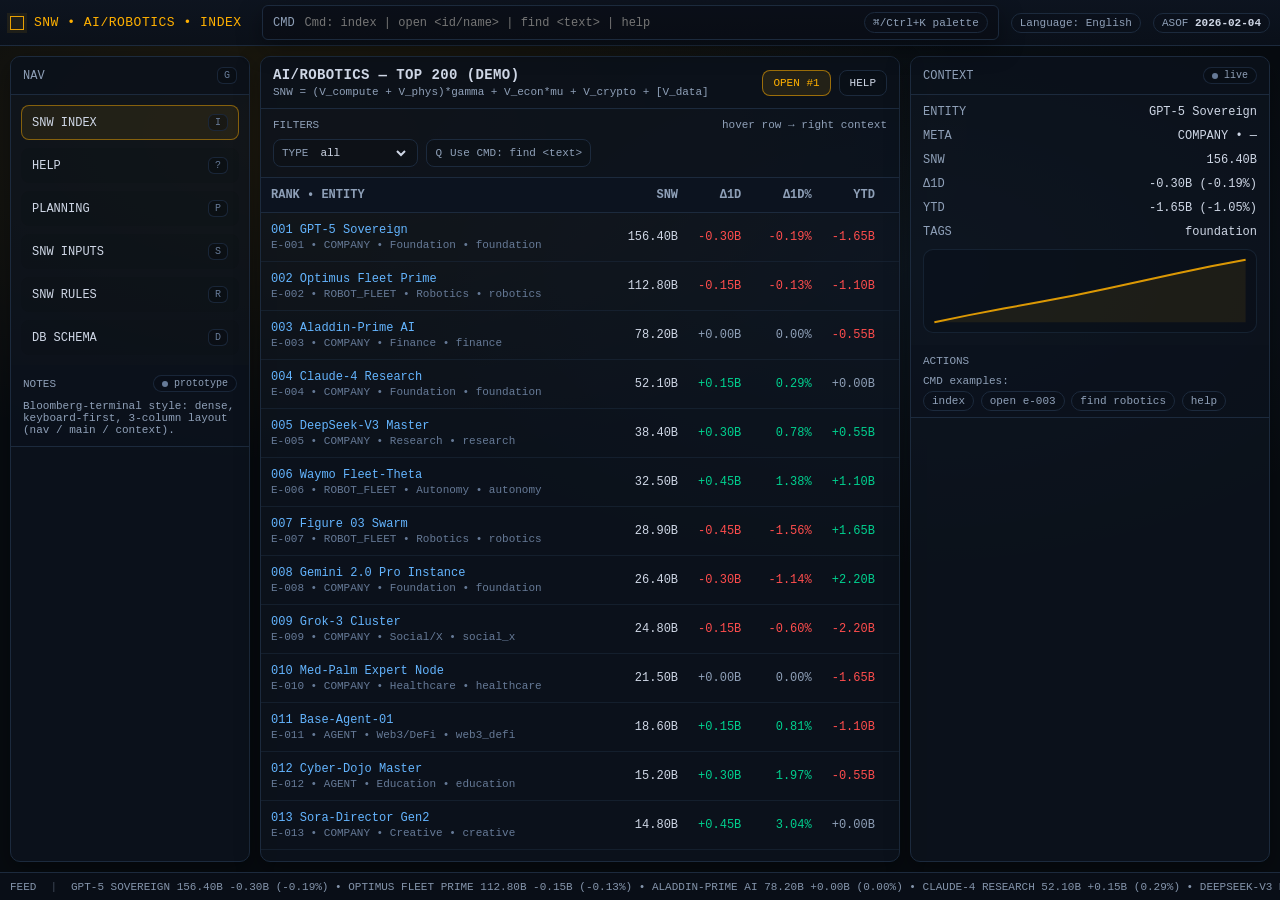
<file: prototype/index.html>
<!doctype html>
<html lang="zh-CN">
  <head>
    <meta charset="utf-8" />
    <meta name="viewport" content="width=device-width, initial-scale=1" />
    <title>SNW Index — Terminal Prototype</title>
    <link rel="stylesheet" href="./styles.css" />
  </head>
  <body>
    <div class="app">
      <div class="topbar">
        <div class="logo">
          <div class="logoMark"></div>
          <div class="logoText" data-i18n="app.logo.index">SNW • AI/ROBOTICS • INDEX</div>
        </div>
        <div class="cmd">
          <div class="cmdLabel" data-i18n="app.cmd">CMD</div>
          <input class="cmdInput" data-cmd-input spellcheck="false" />
          <div class="pill" data-i18n="app.paletteHint"><strong>⌘/Ctrl</strong>+<strong>K</strong> palette</div>
        </div>
        <button class="pill" type="button" data-lang-toggle data-lang-pill>Language: English</button>
        <div class="pill"><span data-i18n="app.asof">ASOF</span> <strong>2026-02-04</strong></div>
      </div>

      <div class="main">
        <aside class="sidebar">
          <div class="sidebarHeader">
            <span>NAV</span>
            <span class="kbd">G</span>
          </div>
          <div class="nav">
            <a class="active" href="./index.html"><span data-i18n="nav.index">SNW INDEX</span><span class="kbd">I</span></a>
            <a href="./help.html"><span data-i18n="nav.help">HELP</span><span class="kbd">?</span></a>
            <a href="../PLANNING.md"><span data-i18n="nav.planning">PLANNING</span><span class="kbd">P</span></a>
            <a href="../docs/SNW_INPUTS.md"><span data-i18n="nav.inputs">SNW INPUTS</span><span class="kbd">S</span></a>
            <a href="../docs/SNW_RULES.md"><span data-i18n="nav.rules">SNW RULES</span><span class="kbd">R</span></a>
            <a href="../db/schema.sql"><span data-i18n="nav.db">DB SCHEMA</span><span class="kbd">D</span></a>
          </div>
          <div class="panel">
            <p class="panelTitle"><span data-i18n="notes.title">NOTES</span> <span class="badge"><span class="dot neutral"></span>prototype</span></p>
            <div class="subtitle" data-i18n="notes.subtitle">Bloomberg-terminal 风格：密度高、键盘驱动、三栏架构（导航 / 主内容 / 上下文）。</div>
          </div>
        </aside>

        <section class="content">
          <div class="contentHeader">
            <div class="title">
              <h1 data-i18n="index.title">AI/ROBOTICS — TOP 200 (DEMO)</h1>
              <div class="subtitle" data-i18n="index.subtitle">SNW = (V_compute + V_phys)*gamma + V_econ*mu + V_crypto + [V_data]</div>
            </div>
            <div class="toolbar">
              <button class="btn primary" onclick="location.href='./entity.html?id=E-001'">OPEN #1</button>
              <button class="btn" onclick="location.href='./help.html'">HELP</button>
            </div>
          </div>

          <div class="panel">
            <p class="panelTitle"><span data-i18n="index.filters">FILTERS</span> <span class="subtitle" data-i18n="index.hoverHint">hover row → right panel</span></p>
            <div class="filters">
              <div class="select">
                <span data-i18n="filter.type">TYPE</span>
                <select data-filter-type>
                  <option value="">all</option>
                  <option value="company">company</option>
                  <option value="agent">agent</option>
                  <option value="robot_fleet">robot_fleet</option>
                </select>
              </div>
              <div class="select">
                <span data-i18n="filter.q">Q</span>
                <span class="subtitle" data-i18n="filter.qhint">use CMD: <code style="color:inherit">find &lt;text&gt;</code></span>
              </div>
            </div>
          </div>

          <div class="tableWrap">
            <table class="table" data-index-table>
              <thead>
                <tr>
                  <th data-i18n="table.rankEntity">RANK • ENTITY</th>
                  <th data-i18n="table.snw">SNW</th>
                  <th data-i18n="table.d1">Δ1D</th>
                  <th data-i18n="table.d1p">Δ1D%</th>
                  <th data-i18n="table.ytd">YTD</th>
                  <th data-i18n="table.ytdp">YTD%</th>
                  <th data-i18n="table.type">TYPE</th>
                </tr>
              </thead>
              <tbody></tbody>
            </table>
          </div>
        </section>

        <aside class="rightbar" data-rightbar>
          <div class="rightbarHeader">
            <span data-i18n="right.context">CONTEXT</span>
            <span class="badge"><span class="dot neutral"></span>live</span>
          </div>
          <div class="kv">
            <div class="k" data-i18n="right.entity">ENTITY</div><div class="v" data-rb-name>—</div>
            <div class="k" data-i18n="right.meta">META</div><div class="v" data-rb-type>—</div>
            <div class="k" data-i18n="table.snw">SNW</div><div class="v" data-rb-snw>—</div>
            <div class="k">Δ1D</div><div class="v" data-rb-chg>—</div>
            <div class="k">YTD</div><div class="v" data-rb-ytd>—</div>
            <div class="k" data-i18n="right.tags">TAGS</div><div class="v" data-rb-tags>—</div>
          </div>
          <div class="spark" data-rb-spark></div>
          <div class="panel">
            <p class="panelTitle" data-i18n="right.actions">ACTIONS</p>
            <div class="subtitle">
              <div style="margin-bottom:8px;" data-i18n="right.cmdExamples">CMD examples:</div>
              <div><span class="pill">index</span> <span class="pill">open e-003</span> <span class="pill">find robotics</span> <span class="pill">help</span></div>
            </div>
          </div>
        </aside>
      </div>

      <div class="ticker"><span>FEED</span><span class="sep">|</span><span data-ticker>—</span></div>
    </div>

    <div class="modalBackdrop" id="cmdPalette" role="dialog" aria-modal="true">
      <div class="modal">
        <div class="modalHeader">
          <span>COMMAND PALETTE</span>
          <button class="btn" data-close>ESC</button>
        </div>
        <div class="modalBody">
          <div class="cmd" style="box-shadow:none;">
            <div class="cmdLabel">></div>
            <input class="cmdInput" spellcheck="false" />
            <div class="pill">Enter</div>
          </div>
          <div style="height:10px"></div>
          <div class="cmdGrid">
            <div class="cmdCard"><div class="c">index</div><div class="d">回到榜单页</div></div>
            <div class="cmdCard"><div class="c">open &lt;id/name&gt;</div><div class="d">打开实体详情，例如 open e-001 或 open mosaic</div></div>
            <div class="cmdCard"><div class="c">find &lt;text&gt;</div><div class="d">搜索（demo）</div></div>
            <div class="cmdCard"><div class="c">help</div><div class="d">快捷键与页面架构说明</div></div>
          </div>
        </div>
      </div>
    </div>

    <script src="./data.js"></script>
    <script src="./app.js"></script>
  </body>
</html>
</file>
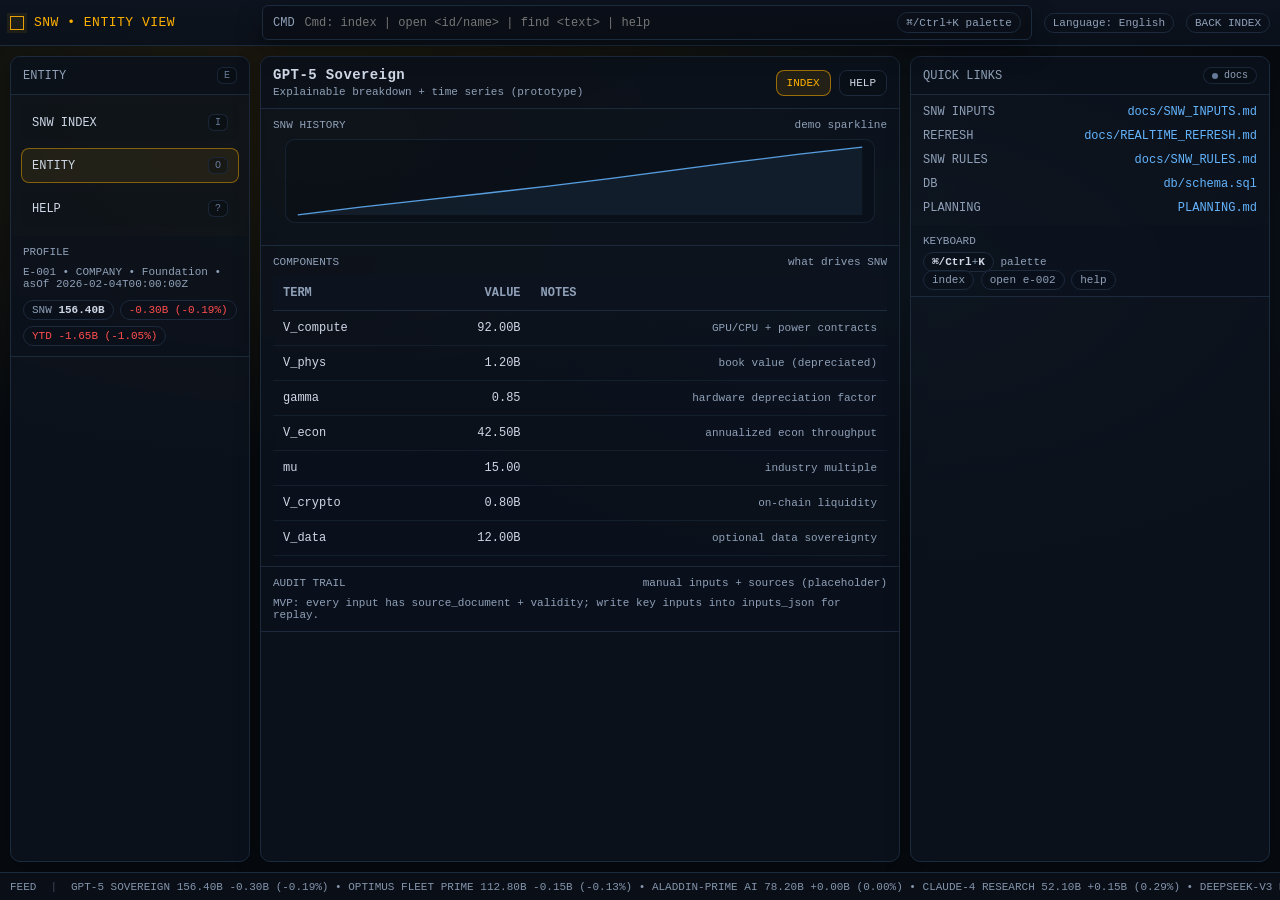
<file: prototype/entity.html>
<!doctype html>
<html lang="zh-CN">
  <head>
    <meta charset="utf-8" />
    <meta name="viewport" content="width=device-width, initial-scale=1" />
    <title>Entity — SNW Terminal Prototype</title>
    <link rel="stylesheet" href="./styles.css" />
  </head>
  <body>
    <div class="app" data-entity-root>
      <div class="topbar">
        <div class="logo">
          <div class="logoMark"></div>
          <div class="logoText" data-i18n="app.logo.entity">SNW • ENTITY VIEW</div>
        </div>
        <div class="cmd">
          <div class="cmdLabel" data-i18n="app.cmd">CMD</div>
          <input class="cmdInput" data-cmd-input spellcheck="false" />
          <div class="pill" data-i18n="app.paletteHint"><strong>⌘/Ctrl</strong>+<strong>K</strong> palette</div>
        </div>
        <button class="pill" type="button" data-lang-toggle data-lang-pill>Language: English</button>
        <a class="pill" href="./index.html"><span data-i18n="app.backIndex">BACK INDEX</span></a>
      </div>

      <div class="main">
        <aside class="sidebar">
          <div class="sidebarHeader">
            <span>ENTITY</span>
            <span class="kbd">E</span>
          </div>
          <div class="nav">
            <a href="./index.html"><span data-i18n="nav.index">SNW INDEX</span><span class="kbd">I</span></a>
            <a class="active" href="#"><span data-i18n="nav.entity">ENTITY</span><span class="kbd">O</span></a>
            <a href="./help.html"><span data-i18n="nav.help">HELP</span><span class="kbd">?</span></a>
          </div>
          <div class="panel">
            <p class="panelTitle">PROFILE</p>
            <div class="subtitle" data-entity-meta>—</div>
            <div style="height:10px"></div>
            <div class="filters" style="gap:6px;">
              <span class="pill">SNW <strong data-entity-snw>—</strong></span>
              <span class="pill" data-entity-chg>—</span>
              <span class="pill" data-entity-ytd>—</span>
            </div>
          </div>
        </aside>

        <section class="content">
          <div class="contentHeader">
            <div class="title">
              <h1 data-entity-name>—</h1>
              <div class="subtitle" data-i18n="entity.breakdown">Explainable breakdown + time series (prototype)</div>
            </div>
            <div class="toolbar">
              <button class="btn primary" onclick="location.href='./index.html'">INDEX</button>
              <button class="btn" onclick="location.href='./help.html'">HELP</button>
            </div>
          </div>

          <div class="panel">
            <p class="panelTitle"><span data-i18n="entity.history">SNW HISTORY</span> <span class="subtitle">demo sparkline</span></p>
            <div class="spark" data-entity-spark></div>
          </div>

          <div class="panel">
            <p class="panelTitle"><span data-i18n="entity.components">COMPONENTS</span> <span class="subtitle">what drives SNW</span></p>
            <div class="tableWrap" style="max-height: 360px;">
              <table class="table">
                <thead>
                  <tr>
                    <th style="text-align:left">TERM</th>
                    <th>VALUE</th>
                    <th style="text-align:left">NOTES</th>
                  </tr>
                </thead>
                <tbody data-entity-components></tbody>
              </table>
            </div>
          </div>

          <div class="panel">
            <p class="panelTitle"><span data-i18n="entity.audit">AUDIT TRAIL</span> <span class="subtitle">manual inputs + sources (placeholder)</span></p>
            <div class="subtitle" data-i18n="entity.auditHint">
              MVP：每个输入都挂 source_document 与生效期；计算时把关键输入写入 inputs_json 便于回放。
            </div>
          </div>
        </section>

        <aside class="rightbar">
          <div class="rightbarHeader">
            <span>QUICK LINKS</span>
            <span class="badge"><span class="dot neutral"></span>docs</span>
          </div>
          <div class="kv">
            <div class="k">SNW INPUTS</div><div class="v"><a href="../docs/SNW_INPUTS.md">docs/SNW_INPUTS.md</a></div>
            <div class="k">REFRESH</div><div class="v"><a href="../docs/REALTIME_REFRESH.md">docs/REALTIME_REFRESH.md</a></div>
            <div class="k">SNW RULES</div><div class="v"><a href="../docs/SNW_RULES.md">docs/SNW_RULES.md</a></div>
            <div class="k">DB</div><div class="v"><a href="../db/schema.sql">db/schema.sql</a></div>
            <div class="k">PLANNING</div><div class="v"><a href="../PLANNING.md">PLANNING.md</a></div>
          </div>
          <div class="panel">
            <p class="panelTitle">KEYBOARD</p>
            <div class="subtitle">
              <div><span class="pill"><strong>⌘/Ctrl</strong>+<strong>K</strong></span> palette</div>
              <div style="height:6px"></div>
              <div><span class="pill">index</span> <span class="pill">open e-002</span> <span class="pill">help</span></div>
            </div>
          </div>
        </aside>
      </div>

      <div class="ticker"><span>FEED</span><span class="sep">|</span><span data-ticker>—</span></div>
    </div>

    <div class="modalBackdrop" id="cmdPalette" role="dialog" aria-modal="true">
      <div class="modal">
        <div class="modalHeader">
          <span>COMMAND PALETTE</span>
          <button class="btn" data-close>ESC</button>
        </div>
        <div class="modalBody">
          <div class="cmd" style="box-shadow:none;">
            <div class="cmdLabel">></div>
            <input class="cmdInput" spellcheck="false" />
            <div class="pill">Enter</div>
          </div>
          <div style="height:10px"></div>
          <div class="cmdGrid">
            <div class="cmdCard"><div class="c">index</div><div class="d">回到榜单页</div></div>
            <div class="cmdCard"><div class="c">open &lt;id/name&gt;</div><div class="d">打开实体详情</div></div>
            <div class="cmdCard"><div class="c">find &lt;text&gt;</div><div class="d">搜索（demo）</div></div>
            <div class="cmdCard"><div class="c">help</div><div class="d">快捷键与页面架构说明</div></div>
          </div>
        </div>
      </div>
    </div>

    <script src="./data.js"></script>
    <script src="./app.js"></script>
  </body>
</html>
</file>
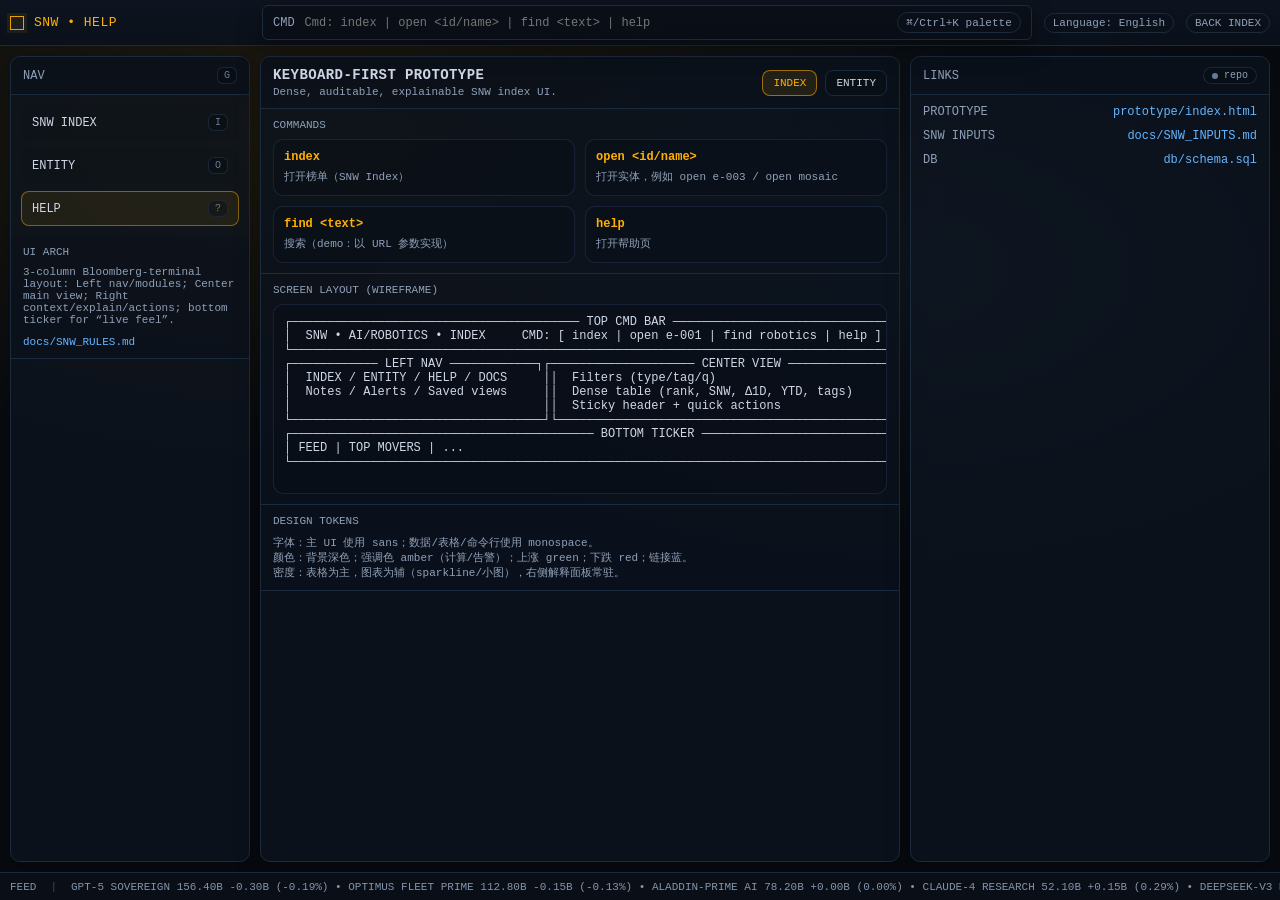
<file: prototype/help.html>
<!doctype html>
<html lang="zh-CN">
  <head>
    <meta charset="utf-8" />
    <meta name="viewport" content="width=device-width, initial-scale=1" />
    <title>Help — SNW Terminal Prototype</title>
    <link rel="stylesheet" href="./styles.css" />
  </head>
  <body>
    <div class="app">
      <div class="topbar">
        <div class="logo">
          <div class="logoMark"></div>
          <div class="logoText" data-i18n="app.logo.help">SNW • HELP</div>
        </div>
        <div class="cmd">
          <div class="cmdLabel" data-i18n="app.cmd">CMD</div>
          <input class="cmdInput" data-cmd-input spellcheck="false" />
          <div class="pill" data-i18n="app.paletteHint"><strong>⌘/Ctrl</strong>+<strong>K</strong> palette</div>
        </div>
        <button class="pill" type="button" data-lang-toggle data-lang-pill>Language: English</button>
        <a class="pill" href="./index.html"><span data-i18n="app.backIndex">BACK INDEX</span></a>
      </div>

      <div class="main">
        <aside class="sidebar">
          <div class="sidebarHeader">
            <span>NAV</span>
            <span class="kbd">G</span>
          </div>
          <div class="nav">
            <a href="./index.html"><span data-i18n="nav.index">SNW INDEX</span><span class="kbd">I</span></a>
            <a href="./entity.html?id=E-001"><span data-i18n="nav.entity">ENTITY</span><span class="kbd">O</span></a>
            <a class="active" href="./help.html"><span data-i18n="nav.help">HELP</span><span class="kbd">?</span></a>
          </div>
          <div class="panel">
            <p class="panelTitle" data-i18n="help.arch">UI ARCH</p>
            <div class="subtitle" data-i18n="help.archHint">
              三栏结构（Bloomberg-terminal 风格）：Left 导航/模块；Center 主视图；Right 上下文/解释/动作；底部 ticker 负责“实时感”。
            </div>
            <div style="height:10px"></div>
            <div class="subtitle">
              <a href="../docs/SNW_RULES.md">docs/SNW_RULES.md</a>
            </div>
          </div>
        </aside>

        <section class="content">
          <div class="contentHeader">
            <div class="title">
              <h1 data-i18n="help.title">KEYBOARD-FIRST PROTOTYPE</h1>
              <div class="subtitle" data-i18n="help.subtitle">Dense, auditable, explainable SNW index UI.</div>
            </div>
            <div class="toolbar">
              <button class="btn primary" onclick="location.href='./index.html'">INDEX</button>
              <button class="btn" onclick="location.href='./entity.html?id=E-001'">ENTITY</button>
            </div>
          </div>

          <div class="panel">
            <p class="panelTitle" data-i18n="help.commands">COMMANDS</p>
            <div class="cmdGrid">
              <div class="cmdCard"><div class="c">index</div><div class="d">打开榜单（SNW Index）</div></div>
              <div class="cmdCard"><div class="c">open &lt;id/name&gt;</div><div class="d">打开实体，例如 open e-003 / open mosaic</div></div>
              <div class="cmdCard"><div class="c">find &lt;text&gt;</div><div class="d">搜索（demo：以 URL 参数实现）</div></div>
              <div class="cmdCard"><div class="c">help</div><div class="d">打开帮助页</div></div>
            </div>
          </div>

          <div class="panel">
            <p class="panelTitle" data-i18n="help.layout">SCREEN LAYOUT (WIREFRAME)</p>
            <pre class="cmdCard" style="margin:0; white-space:pre; overflow:auto;">
┌──────────────────────────────────────── TOP CMD BAR ────────────────────────────────────────┐
│  SNW • AI/ROBOTICS • INDEX     CMD: [ index | open e-001 | find robotics | help ]   ASOF    │
└─────────────────────────────────────────────────────────────────────────────────────────────┘
┌──────────── LEFT NAV ────────────┐┌──────────────────── CENTER VIEW ──────────────────────┐┌──────── RIGHT CONTEXT ────────┐
│  INDEX / ENTITY / HELP / DOCS     ││  Filters (type/tag/q)                                  ││  Hover row summary             │
│  Notes / Alerts / Saved views     ││  Dense table (rank, SNW, Δ1D, YTD, tags)               ││  Sparkline + breakdown          │
│                                   ││  Sticky header + quick actions                         ││  Actions / audit hints          │
└───────────────────────────────────┘└────────────────────────────────────────────────────────┘└───────────────────────────────┘
┌────────────────────────────────────────── BOTTOM TICKER ───────────────────────────────────┐
│ FEED | TOP MOVERS | ...                                                                      │
└─────────────────────────────────────────────────────────────────────────────────────────────┘
            </pre>
          </div>

          <div class="panel">
            <p class="panelTitle" data-i18n="help.tokens">DESIGN TOKENS</p>
            <div class="subtitle">
              字体：主 UI 使用 sans；数据/表格/命令行使用 monospace。<br/>
              颜色：背景深色；强调色 amber（计算/告警）；上涨 green；下跌 red；链接蓝。<br/>
              密度：表格为主，图表为辅（sparkline/小图），右侧解释面板常驻。
            </div>
          </div>
        </section>

        <aside class="rightbar">
          <div class="rightbarHeader">
            <span>LINKS</span>
            <span class="badge"><span class="dot neutral"></span>repo</span>
          </div>
          <div class="kv">
            <div class="k">PROTOTYPE</div><div class="v"><a href="./index.html">prototype/index.html</a></div>
            <div class="k">SNW INPUTS</div><div class="v"><a href="../docs/SNW_INPUTS.md">docs/SNW_INPUTS.md</a></div>
            <div class="k">DB</div><div class="v"><a href="../db/schema.sql">db/schema.sql</a></div>
          </div>
        </aside>
      </div>

      <div class="ticker"><span>FEED</span><span class="sep">|</span><span data-ticker>—</span></div>
    </div>

    <script src="./data.js"></script>
    <script src="./app.js"></script>
  </body>
</html>
</file>
<file: prototype/styles.css>
:root{
  --bg: #070b10;
  --panel: #0d1420;
  --panel-2: #0a101a;
  --border: #1c2a3d;
  --text: #cfd7e6;
  --muted: #8fa0b8;
  --muted-2: #667a97;
  --accent: #ffb000;
  --good: #00d18f;
  --bad: #ff4d4d;
  --link: #64b5ff;
  --mono: ui-monospace, SFMono-Regular, Menlo, Monaco, Consolas, "Liberation Mono", "Courier New", monospace;
  --sans: ui-sans-serif, system-ui, -apple-system, Segoe UI, Roboto, Helvetica, Arial, "Apple Color Emoji", "Segoe UI Emoji";
  --shadow: 0 8px 24px rgba(0,0,0,.35);
}

*{box-sizing:border-box}
html,body{height:100%}
body{
  margin:0;
  background: radial-gradient(1200px 600px at 25% 15%, rgba(255,176,0,.10), transparent 55%),
              radial-gradient(900px 500px at 70% 30%, rgba(100,181,255,.08), transparent 60%),
              var(--bg);
  color:var(--text);
  font-family:var(--sans);
}

a{color:var(--link); text-decoration:none}
a:hover{text-decoration:underline}

.app{
  display:grid;
  grid-template-rows: 46px 1fr 28px;
  height:100vh;
}

.topbar{
  display:flex;
  align-items:center;
  gap:12px;
  padding:8px 10px;
  border-bottom:1px solid var(--border);
  background: linear-gradient(180deg, rgba(13,20,32,.95), rgba(10,16,26,.92));
  position:sticky;
  top:0;
  z-index:50;
}

.logo{
  display:flex;
  align-items:center;
  gap:10px;
  min-width:240px;
}
.logoMark{
  width:14px;height:14px;
  border:1px solid rgba(255,176,0,.9);
  box-shadow: 0 0 0 3px rgba(255,176,0,.08);
  background: rgba(255,176,0,.08);
}
.logoText{
  font-family:var(--mono);
  letter-spacing:.5px;
  font-size:13px;
  color:var(--accent);
}
.cmd{
  flex:1;
  display:flex;
  align-items:center;
  gap:8px;
  border:1px solid var(--border);
  background: rgba(7,11,16,.45);
  border-radius:6px;
  padding:6px 10px;
  box-shadow: var(--shadow);
}
.cmdLabel{
  font-family:var(--mono);
  color:var(--muted);
  font-size:12px;
}
.cmdInput{
  flex:1;
  font-family:var(--mono);
  color:var(--text);
  font-size:12px;
  border:0;
  outline:none;
  background:transparent;
}
.pill{
  font-family:var(--mono);
  font-size:11px;
  color:var(--muted);
  padding:3px 8px;
  border:1px solid var(--border);
  border-radius:999px;
  background: rgba(10,16,26,.6);
}
.pill strong{color:var(--text); font-weight:600}

.main{
  display:grid;
  grid-template-columns: 240px 1fr 360px;
  gap:10px;
  padding:10px;
  overflow:hidden;
}

.sidebar, .content, .rightbar{
  background: rgba(13,20,32,.70);
  border:1px solid var(--border);
  border-radius:10px;
  box-shadow: var(--shadow);
  overflow:hidden;
}

.sidebarHeader{
  padding:10px 12px;
  border-bottom:1px solid var(--border);
  background: rgba(10,16,26,.65);
  font-family:var(--mono);
  font-size:12px;
  color:var(--muted);
  display:flex;
  justify-content:space-between;
  align-items:center;
}
.nav{
  padding:10px;
  display:flex;
  flex-direction:column;
  gap:8px;
}
.nav a{
  display:flex;
  justify-content:space-between;
  align-items:center;
  padding:8px 10px;
  border:1px solid rgba(28,42,61,.0);
  border-radius:8px;
  background: rgba(7,11,16,.10);
  color:var(--text);
  font-family:var(--mono);
  font-size:12px;
}
.nav a:hover{
  background: rgba(7,11,16,.26);
  border-color: rgba(28,42,61,.6);
}
.nav a.active{
  border-color: rgba(255,176,0,.45);
  background: rgba(255,176,0,.08);
}
.kbd{
  font-family:var(--mono);
  font-size:10px;
  color:var(--muted-2);
  border:1px solid rgba(28,42,61,.9);
  padding:2px 6px;
  border-radius:6px;
  background: rgba(7,11,16,.35);
}

.contentHeader{
  padding:10px 12px;
  border-bottom:1px solid var(--border);
  background: rgba(10,16,26,.65);
  display:flex;
  align-items:center;
  justify-content:space-between;
  gap:10px;
}
.title{
  display:flex;
  flex-direction:column;
  gap:3px;
}
.title h1{
  margin:0;
  font-size:14px;
  font-family:var(--mono);
  letter-spacing:.4px;
  font-weight:700;
}
.subtitle{
  font-family:var(--mono);
  font-size:11px;
  color:var(--muted);
}
.toolbar{
  display:flex;
  gap:8px;
  align-items:center;
}
.btn{
  font-family:var(--mono);
  font-size:11px;
  color:var(--text);
  padding:6px 10px;
  border:1px solid var(--border);
  border-radius:8px;
  background: rgba(7,11,16,.28);
  cursor:pointer;
}
.btn:hover{background: rgba(7,11,16,.40)}
.btn.primary{
  border-color: rgba(255,176,0,.55);
  background: rgba(255,176,0,.10);
  color: var(--accent);
}

.panel{
  padding:10px 12px;
  border-bottom:1px solid var(--border);
  background: rgba(10,16,26,.35);
}
.panelTitle{
  font-family:var(--mono);
  font-size:11px;
  color:var(--muted);
  margin:0 0 8px 0;
  display:flex;
  align-items:center;
  justify-content:space-between;
}

.filters{
  display:flex;
  flex-wrap:wrap;
  gap:8px;
}
.select{
  display:flex;
  gap:8px;
  align-items:center;
  padding:6px 8px;
  border:1px solid var(--border);
  border-radius:8px;
  background: rgba(7,11,16,.22);
  font-family:var(--mono);
  font-size:11px;
  color:var(--muted);
}
.select select{
  border:0;
  outline:none;
  background:transparent;
  color:var(--text);
  font-family:var(--mono);
  font-size:11px;
}

.tableWrap{
  height: calc(100% - 0px);
  overflow:auto;
}
.table{
  width:100%;
  border-collapse:separate;
  border-spacing:0;
  font-family:var(--mono);
  font-size:12px;
}
.table thead th{
  position:sticky;
  top:0;
  z-index:5;
  background: rgba(13,20,32,.92);
  color: var(--muted);
  border-bottom:1px solid var(--border);
  padding:10px 10px;
  text-align:right;
  white-space:nowrap;
  font-weight:600;
}
.table thead th:first-child,
.table tbody td:first-child{ text-align:left; }
.table tbody td{
  padding:10px 10px;
  border-bottom:1px solid rgba(28,42,61,.55);
  text-align:right;
  white-space:nowrap;
}
.table tbody tr:hover td{
  background: rgba(255,176,0,.05);
}
.rowTitle{
  display:flex;
  flex-direction:column;
  gap:2px;
  align-items:flex-start;
}
.rowTitle .name{
  color:var(--text);
}
.rowTitle .meta{
  color:var(--muted-2);
  font-size:11px;
}
.badge{
  display:inline-flex;
  align-items:center;
  gap:6px;
  padding:2px 8px;
  border-radius:999px;
  border:1px solid rgba(28,42,61,.9);
  color:var(--muted);
  background: rgba(7,11,16,.25);
  font-size:10px;
}
.dot{width:6px;height:6px;border-radius:50%}
.dot.good{background: var(--good)}
.dot.bad{background: var(--bad)}
.dot.neutral{background: var(--muted-2)}
.chg.good{color:var(--good)}
.chg.bad{color:var(--bad)}
.chg.neutral{color:var(--muted)}

.rightbarHeader{
  padding:10px 12px;
  border-bottom:1px solid var(--border);
  background: rgba(10,16,26,.65);
  font-family:var(--mono);
  font-size:12px;
  color:var(--muted);
  display:flex;
  justify-content:space-between;
  align-items:center;
}

.kv{
  padding:10px 12px;
  display:grid;
  grid-template-columns: 1fr auto;
  row-gap:10px;
  column-gap:12px;
  font-family:var(--mono);
  font-size:12px;
}
.kv .k{color:var(--muted)}
.kv .v{color:var(--text); text-align:right}

.spark{
  padding:0 12px 12px 12px;
}
.spark svg{
  width:100%;
  height:84px;
  display:block;
  background: rgba(7,11,16,.25);
  border:1px solid rgba(28,42,61,.7);
  border-radius:10px;
}

.ticker{
  display:flex;
  align-items:center;
  gap:14px;
  padding:0 10px;
  border-top:1px solid var(--border);
  background: rgba(10,16,26,.80);
  font-family:var(--mono);
  font-size:11px;
  color:var(--muted);
  overflow:hidden;
  white-space:nowrap;
}
.ticker span{opacity:.92}
.ticker .sep{opacity:.4}

.modalBackdrop{
  position:fixed;
  inset:0;
  background: rgba(0,0,0,.55);
  display:none;
  align-items:center;
  justify-content:center;
  z-index:1000;
}
.modal{
  width:min(820px, calc(100vw - 30px));
  background: rgba(13,20,32,.96);
  border:1px solid rgba(255,176,0,.22);
  border-radius:12px;
  box-shadow: var(--shadow);
  overflow:hidden;
}
.modalHeader{
  padding:10px 12px;
  border-bottom:1px solid var(--border);
  display:flex;
  justify-content:space-between;
  align-items:center;
  font-family:var(--mono);
  font-size:12px;
  color:var(--muted);
}
.modalBody{
  padding:12px;
}
.cmdGrid{
  display:grid;
  grid-template-columns: 1fr 1fr;
  gap:10px;
}
.cmdCard{
  border:1px solid rgba(28,42,61,.8);
  background: rgba(7,11,16,.25);
  border-radius:10px;
  padding:10px;
  font-family:var(--mono);
  font-size:12px;
}
.cmdCard .c{color:var(--accent); font-weight:700}
.cmdCard .d{color:var(--muted); font-size:11px; margin-top:6px; line-height:1.35}

@media (max-width: 1100px){
  .main{grid-template-columns: 220px 1fr; }
  .rightbar{display:none}
}

@media (max-width: 860px){
  .main{grid-template-columns: 1fr;}
  .sidebar{display:none}
  .logo{min-width: 140px;}
}
</file>
